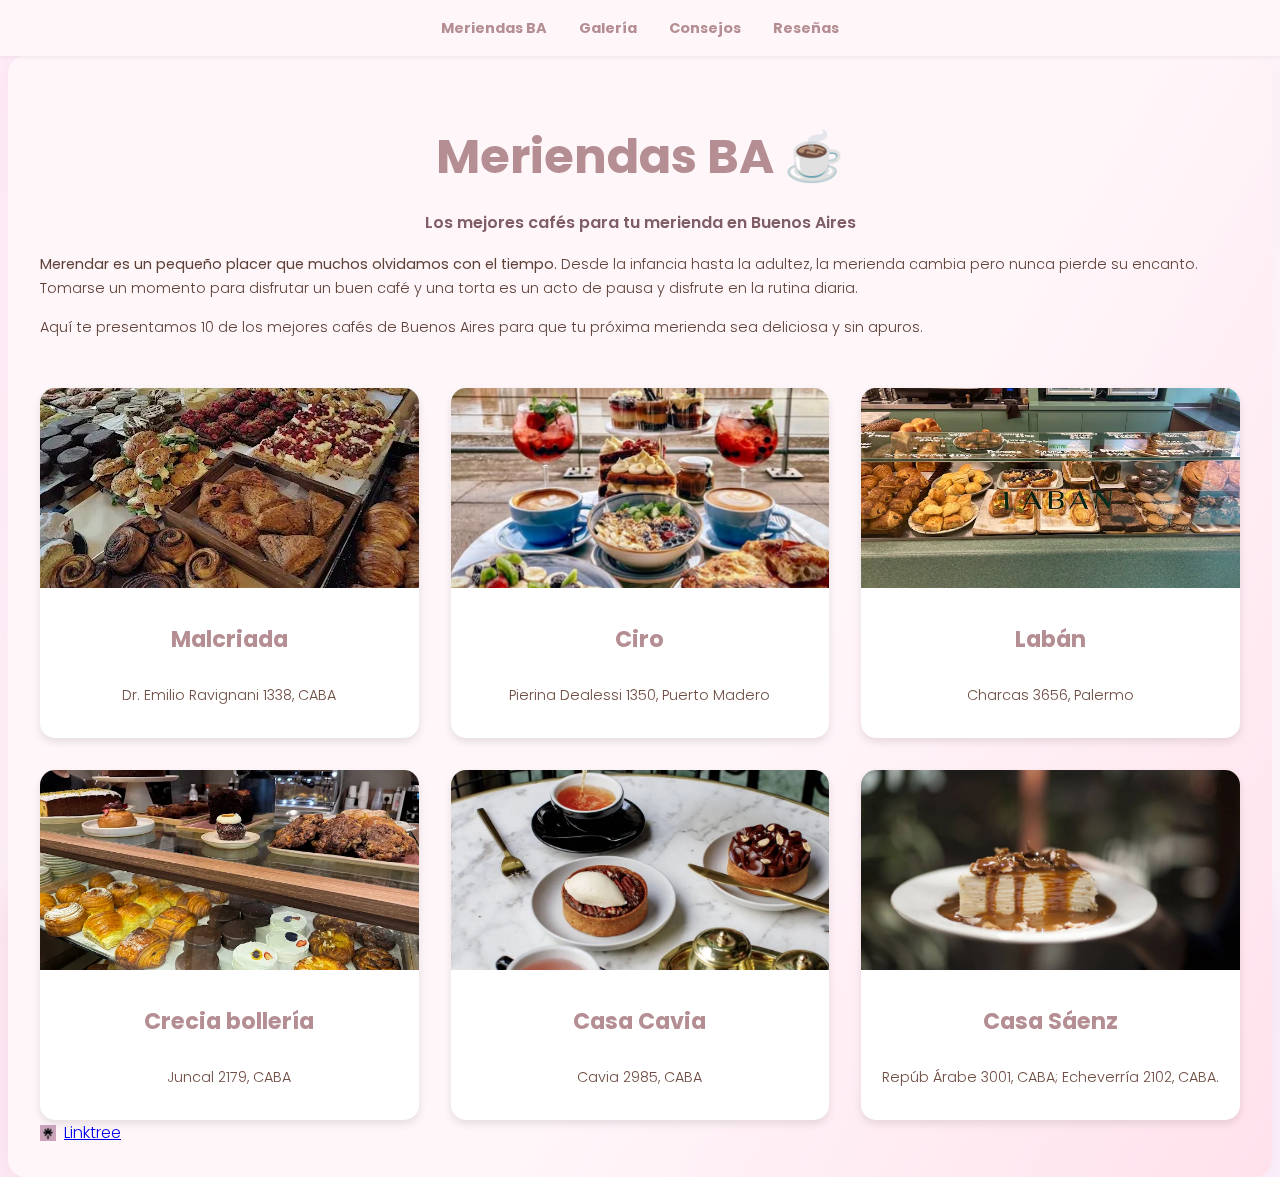
<file: index.html>
<!DOCTYPE html>
<html lang="es">
<head>
  <meta charset="UTF-8" />
  <meta name="viewport" content="width=device-width, initial-scale=1.0" />
  <title>Meriendas BA</title>
  <link rel="icon" href="IMAGENES/favicon.ico" type="image/x-icon" />
  <link rel="stylesheet" href="CSS/styles.css" />
  <link href="https://fonts.googleapis.com/css2?family=Petit+Formal+Script&display=swap" rel="stylesheet">
  <link href="https://fonts.googleapis.com/css2?family=Dancing+Script:wght@400;700&display=swap" rel="stylesheet" />
  <link href="https://fonts.googleapis.com/css2?family=Poppins:wght@300;400;600&display=swap" rel="stylesheet" />
</head>
<body>
  <header>
  <nav>
    <ul>
      <li><a href="index.html">Meriendas BA</a></li>
      <li><a href="galeria.html">Galería</a></li>
      <li><a href="consejos.html">Consejos</a></li>
      <li><a href="reseñas.html">Reseñas</a></li>
    </ul>
  </nav>
</header>

  <main>
    <h1 class="main-title">Meriendas BA ☕️</h1>
    <p class="subtitle">Los mejores cafés para tu merienda en Buenos Aires</p>

    <p>
      <strong>Merendar es un pequeño placer que muchos olvidamos con el tiempo.</strong> Desde la infancia hasta la adultez, la merienda cambia pero nunca pierde su encanto. Tomarse un momento para disfrutar un buen café y una torta es un acto de pausa y disfrute en la rutina diaria.
    </p>
    <p>
      Aquí te presentamos 10 de los mejores cafés de Buenos Aires para que tu próxima merienda sea deliciosa y sin apuros.
    </p>

    <section id="cafes" class="grid">
      <a href="malcriada.html" class="card" target="_blank" rel="noopener noreferrer">
        <img src="IMAGENES/imgmalc.jpg" alt="Malcriada - Café en Palermo" />
        <h2>Malcriada</h2>
        <p class="address">Dr. Emilio Ravignani 1338, CABA</p>
      </a>
      <a href="ciro.html" class="card" target="_blank" rel="noopener noreferrer">
        <img src="IMAGENES/ciro.png" alt="Café Ciro - Puerto Madero" />
        <h2>Ciro</h2>
        <p class="address">Pierina Dealessi 1350, Puerto Madero</p>
      </a>
      <a href="laban.html" class="card" target="_blank" rel="noopener noreferrer">
        <img src="IMAGENES/laban.jpg" alt="Labán - Café en Palermo" />
        <h2>Labán</h2>
        <p class="address">Charcas 3656, Palermo</p>
      </a>
      <a href="creciabolleria.html" class="card" target="_blank" rel="noopener noreferrer">
        <img src="IMAGENES/creciaportada.jpg" alt="Crecia" />
        <h2>Crecia bollería</h2>
        <p class="address">Juncal 2179, CABA</p>
      </a>
      <a href="casacavia.html" class="card" target="_blank" rel="noopener noreferrer">
        <img src="IMAGENES/portadacasacavia.jpg" alt="Casa Cavia" />
        <h2>Casa Cavia</h2>
        <p class="address">Cavia 2985, CABA</p>
      </a>
      <a href="casasaenz.html" class="card" target="_blank" rel="noopener noreferrer">
        <img src="IMAGENES/casasaezportada.jpg" alt="Casa Sáenz" />
        <h2>Casa Sáenz</h2>
        <p class="address">Repúb Árabe 3001, CABA; Echeverría 2102, CABA.</p>
      </a>
    </section>
  <a href="https://soficeles.github.io/LinktreeSofi/" target="_blank" class="btn-linkedin">
  <img src="IMAGENES/logol.png" alt="LinkedIn" style="height: 16px; vertical-align: middle; margin-right: 8px;" />Linktree
</a>

</body>
</html>
</file>
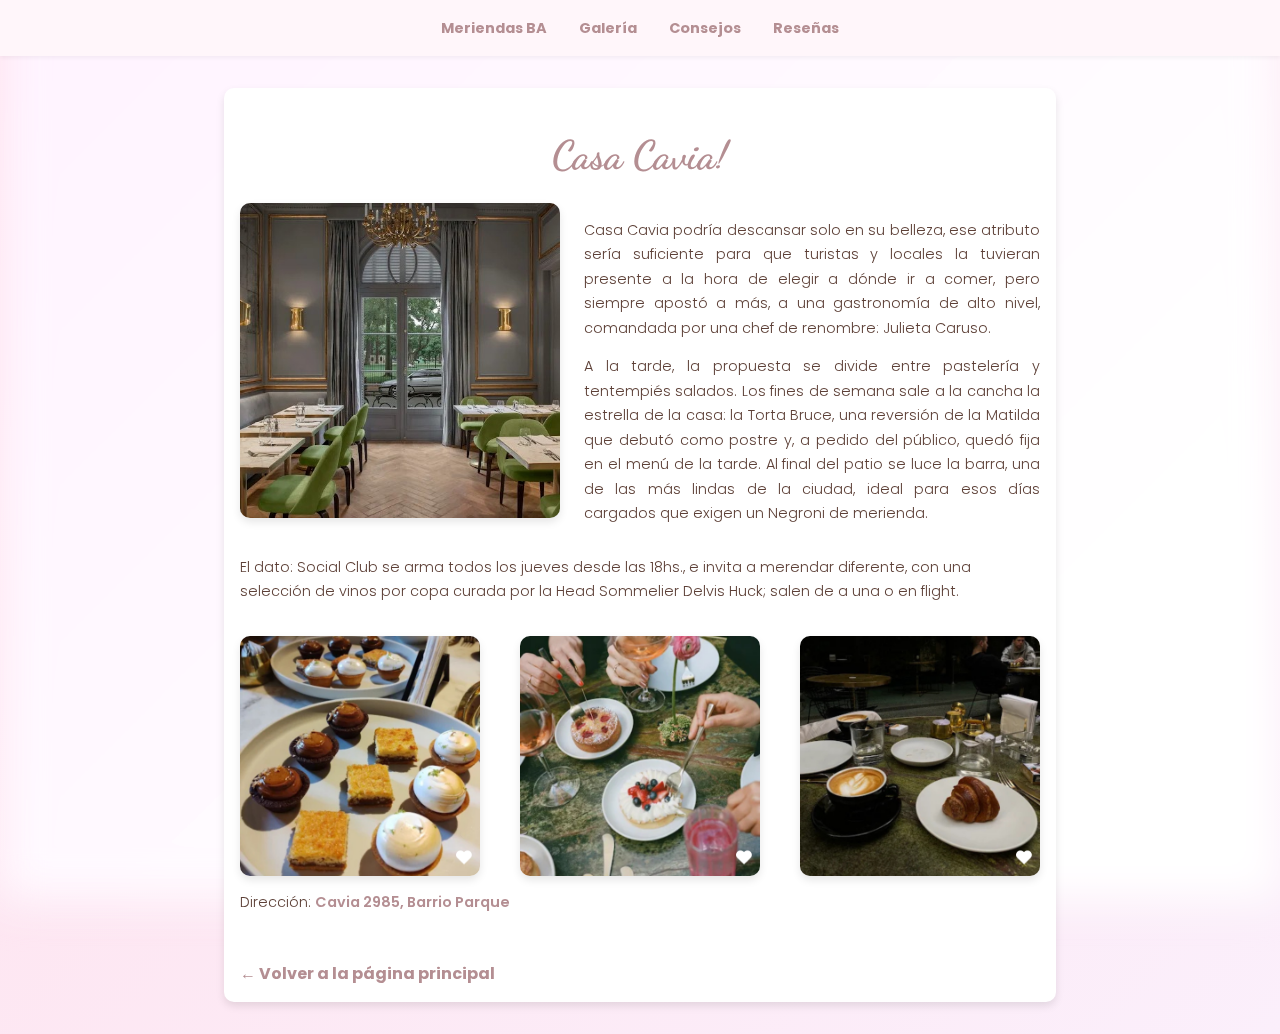
<file: casacavia.html>
<!DOCTYPE html> 
<html lang="es">
<head>
  <meta charset="UTF-8" />
  <meta name="viewport" content="width=device-width, initial-scale=1.0" />
  <title>Casa Cavia</title>
  <link rel="icon" href="IMAGENES/favicon.ico" type="image/x-icon" />
  <link rel="stylesheet" href="CSS/styles.css" />

  <link href="https://fonts.googleapis.com/css2?family=Dancing+Script:wght@400;700&display=swap" rel="stylesheet" />
  <link href="https://fonts.googleapis.com/css2?family=Poppins:wght@300;400;600&display=swap" rel="stylesheet" />
  <link href="https://fonts.googleapis.com/css2?family=Petit+Formal+Script&display=swap" rel="stylesheet">
</head>
<body>
  <header>
  <nav>
    <ul>
      <li><a href="index.html">Meriendas BA</a></li>
      <li><a href="galeria.html">Galería</a></li>
      <li><a href="consejos.html">Consejos</a></li>
      <li><a href="reseñas.html">Reseñas</a></li>
    </ul>
  </nav>
</header>
  <div class="container">
    <h1 class="titulo-cafe">Casa Cavia!</h1>

    <div class="content">
      <img src="IMAGENES/casacavialocal.jpg" alt="Casa Cavia" />
      <div class="text">
        <p>
          Casa Cavia podría descansar solo en su belleza, ese atributo sería suficiente para que turistas y locales la tuvieran presente a la hora de elegir a dónde ir a comer, pero siempre apostó a más, a una gastronomía de alto nivel, comandada por una chef de renombre: Julieta Caruso.
        </p>
        <p>
          A la tarde, la propuesta se divide entre pastelería y tentempiés salados. Los fines de semana sale a la cancha la estrella de la casa: la Torta Bruce, una reversión de la Matilda que debutó como postre y, a pedido del público, quedó fija en el menú de la tarde. Al final del patio se luce la barra, una de las más lindas de la ciudad, ideal para esos días cargados que exigen un Negroni de merienda.
        </p>
      </div>
    </div>

    <p>
      El dato: Social Club se arma todos los jueves desde las 18hs., e invita a merendar diferente, con una selección de vinos por copa curada por la Head Sommelier Delvis Huck; salen de a una o en flight.
    </p>

    <div class="image-gallery">
      <img src="IMAGENES/casacavia1.png" alt="Casa Cavia" />
      <img src="IMAGENES/casacavia2.png" alt="Casa Cavia" />
      <img src="IMAGENES/casacavia3.png" alt="Casa Cavia" />
    </div>

    <p>
      Dirección:
      <a href="https://www.google.com/maps?q=Cavia+2985,+Barrio+Parque" target="_blank" class="link-direccion">
        Cavia 2985, Barrio Parque
      </a>
    </p>

    <a href="index.html" class="back-link">← Volver a la página principal</a>
  </div>
</body>
</html>
</file>
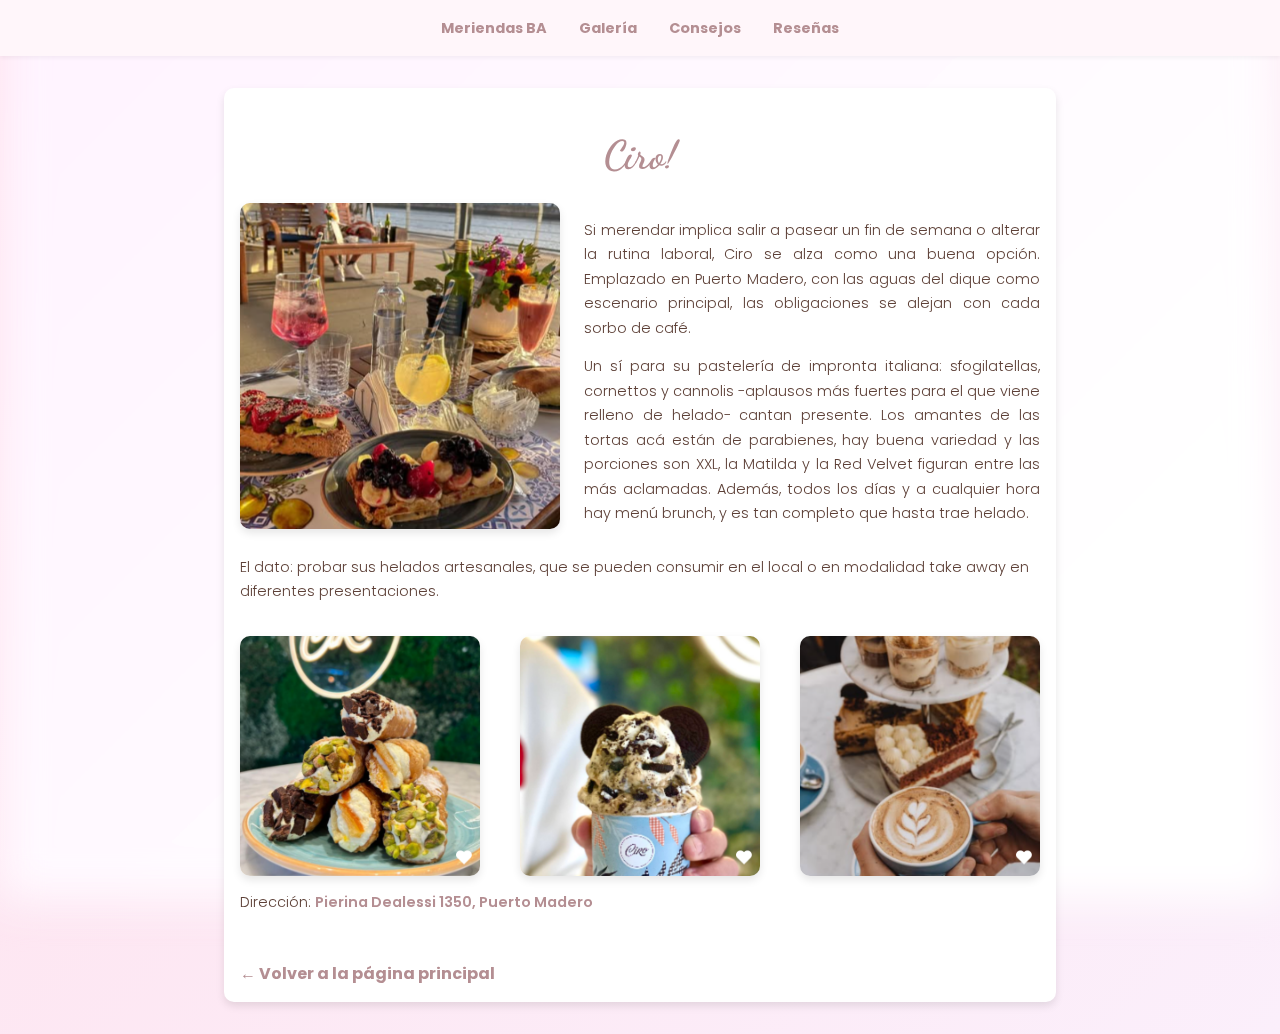
<file: ciro.html>
<!DOCTYPE html>
<html lang="es">
<head>
  <meta charset="UTF-8" />
  <meta name="viewport" content="width=device-width, initial-scale=1.0" />
  <title>Ciro</title>
  <link rel="icon" href="IMAGENES/favicon.ico" type="image/x-icon" />
  <link rel="stylesheet" href="CSS/styles.css" />

  <link href="https://fonts.googleapis.com/css2?family=Dancing+Script:wght@400;700&display=swap" rel="stylesheet" />
  <link href="https://fonts.googleapis.com/css2?family=Poppins:wght@300;400;600&display=swap" rel="stylesheet" />
  <link href="https://fonts.googleapis.com/css2?family=Petit+Formal+Script&display=swap" rel="stylesheet">

</head>
<body>
  <header>
  <nav>
    <ul>
      <li><a href="index.html">Meriendas BA</a></li>
      <li><a href="galeria.html">Galería</a></li>
      <li><a href="consejos.html">Consejos</a></li>
      <li><a href="reseñas.html">Reseñas</a></li>
    </ul>
  </nav>
</header>
  <div class="container">
    <h1 class="titulo-cafe">Ciro!</h1>

    <div class="content">
      <img src="IMAGENES/ciropuertomadero.png" alt="Café Ciro en Puerto Madero" />
      <div class="text">
        <p>
          Si merendar implica salir a pasear un fin de semana o alterar la rutina laboral, Ciro se alza como una buena opción. Emplazado en Puerto Madero, con las aguas del dique como escenario principal, las obligaciones se alejan con cada sorbo de café.
        </p>
        <p>
          Un sí para su pastelería de impronta italiana: sfogilatellas, cornettos y cannolis -aplausos más fuertes para el que viene relleno de helado- cantan presente. Los amantes de las tortas acá están de parabienes, hay buena variedad y las porciones son XXL, la Matilda y la Red Velvet figuran entre las más aclamadas. Además, todos los días y a cualquier hora hay menú brunch, y es tan completo que hasta trae helado.
        </p>
      </div>
    </div>

    <p>
      El dato: probar sus helados artesanales, que se pueden consumir en el local o en modalidad take away en diferentes presentaciones.
    </p>

    <div class="image-gallery">
      <img src="IMAGENES/ciro1.png" alt="Detalle del brunch en Ciro" />
      <img src="IMAGENES/ciro2.png" alt="Interior de Ciro" />
      <img src="IMAGENES/ciro3.png" alt="Postres italianos" />
    </div>

    <p>
      Dirección:
      <a href="https://www.google.com/maps?q=Pierina+Dealessi+1350,+Puerto+Madero" target="_blank" class="link-direccion">
        Pierina Dealessi 1350, Puerto Madero
      </a>
    </p>

    <a href="index.html" class="back-link">← Volver a la página principal</a>
  </div>
</body>
</html>
</file>
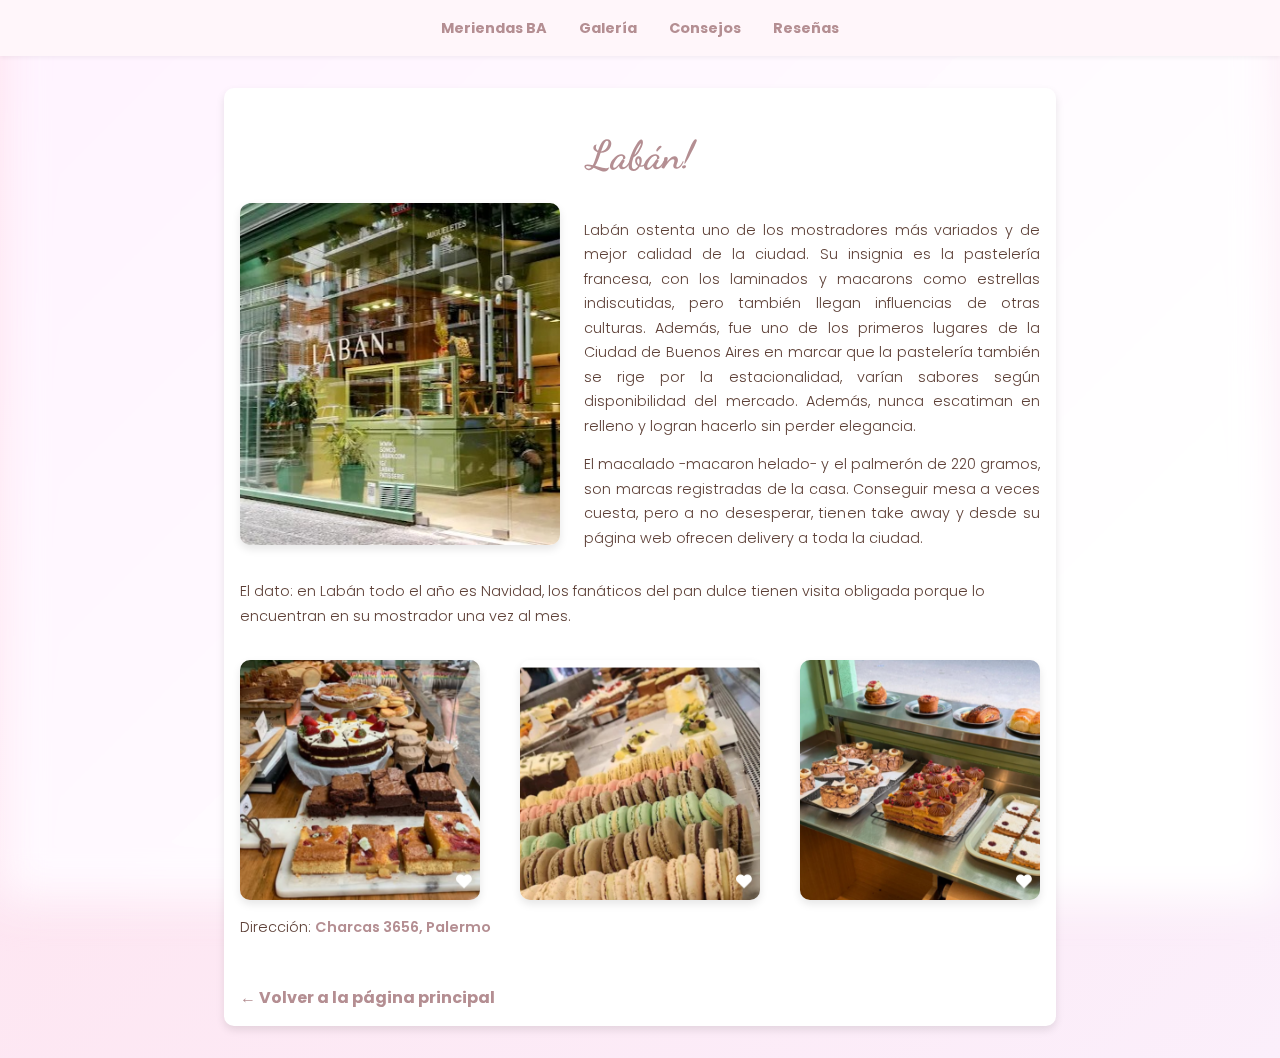
<file: laban.html>
<!DOCTYPE html>
<html lang="es">
<head>
  <meta charset="UTF-8" />
  <meta name="viewport" content="width=device-width, initial-scale=1.0" />
  <title>Labán</title>
  <link rel="icon" href="IMAGENES/favicon.ico" type="image/x-icon" />
  
  
  <link rel="stylesheet" href="CSS/styles.css" />


  <link href="https://fonts.googleapis.com/css2?family=Dancing+Script:wght@400;700&display=swap" rel="stylesheet" />
  <link href="https://fonts.googleapis.com/css2?family=Petit+Formal+Script&display=swap" rel="stylesheet">
  <link href="https://fonts.googleapis.com/css2?family=Poppins:wght@300;400;600&display=swap" rel="stylesheet" />
</head>
<body>
  <header>
  <nav>
    <ul>
      <li><a href="index.html">Meriendas BA</a></li>
      <li><a href="galeria.html">Galería</a></li>
      <li><a href="consejos.html">Consejos</a></li>
      <li><a href="reseñas.html">Reseñas</a></li>
    </ul>
  </nav>
</header>
  <div class="container">
    <h1 style="text-align: center; color: #b48e92; font-size: 2.5rem; margin-bottom: 1.5rem; font-family: 'Dancing Script', cursive;">Labán!</h1>
    <div class="content">
      <img src="IMAGENES/locallaban.jpg" alt="Malcriada" />
      <div class="text">
        <p>Labán ostenta uno de los mostradores más variados y de mejor calidad de la ciudad. Su insignia es la pastelería francesa, con los laminados y macarons como estrellas indiscutidas, pero también llegan influencias de otras culturas. Además, fue uno de los primeros lugares de la Ciudad de Buenos Aires en marcar que la pastelería también se rige por la estacionalidad, varían sabores según disponibilidad del mercado. Además, nunca escatiman en relleno y logran hacerlo sin perder elegancia.</p>
        <p>El macalado -macaron helado- y el palmerón de 220 gramos, son marcas registradas de la casa. Conseguir mesa a veces cuesta, pero a no desesperar, tienen take away y desde su página web ofrecen delivery a toda la ciudad.</p>
      </div>
    </div>
    <p>El dato: en Labán todo el año es Navidad, los fanáticos del pan dulce tienen visita obligada porque lo encuentran en su mostrador una vez al mes.</p>
    <div class="image-gallery">
      <img src="IMAGENES/laban1.png" alt="Imagen 1" />
      <img src="IMAGENES/laban2.png" alt="Imagen 2" />
      <img src="IMAGENES/laban3.png" alt="Imagen 3" />
    </div>
    <p>
      Dirección: 
      <a href="https://www.google.com/maps?q=Charcas+3656,+Palermo" target="_blank" class="link-direccion">
        Charcas 3656, Palermo
      </a>
    </p>
    <a href="index.html" class="back-link">← Volver a la página principal</a>
  </div>
</body>
</html>
</file>
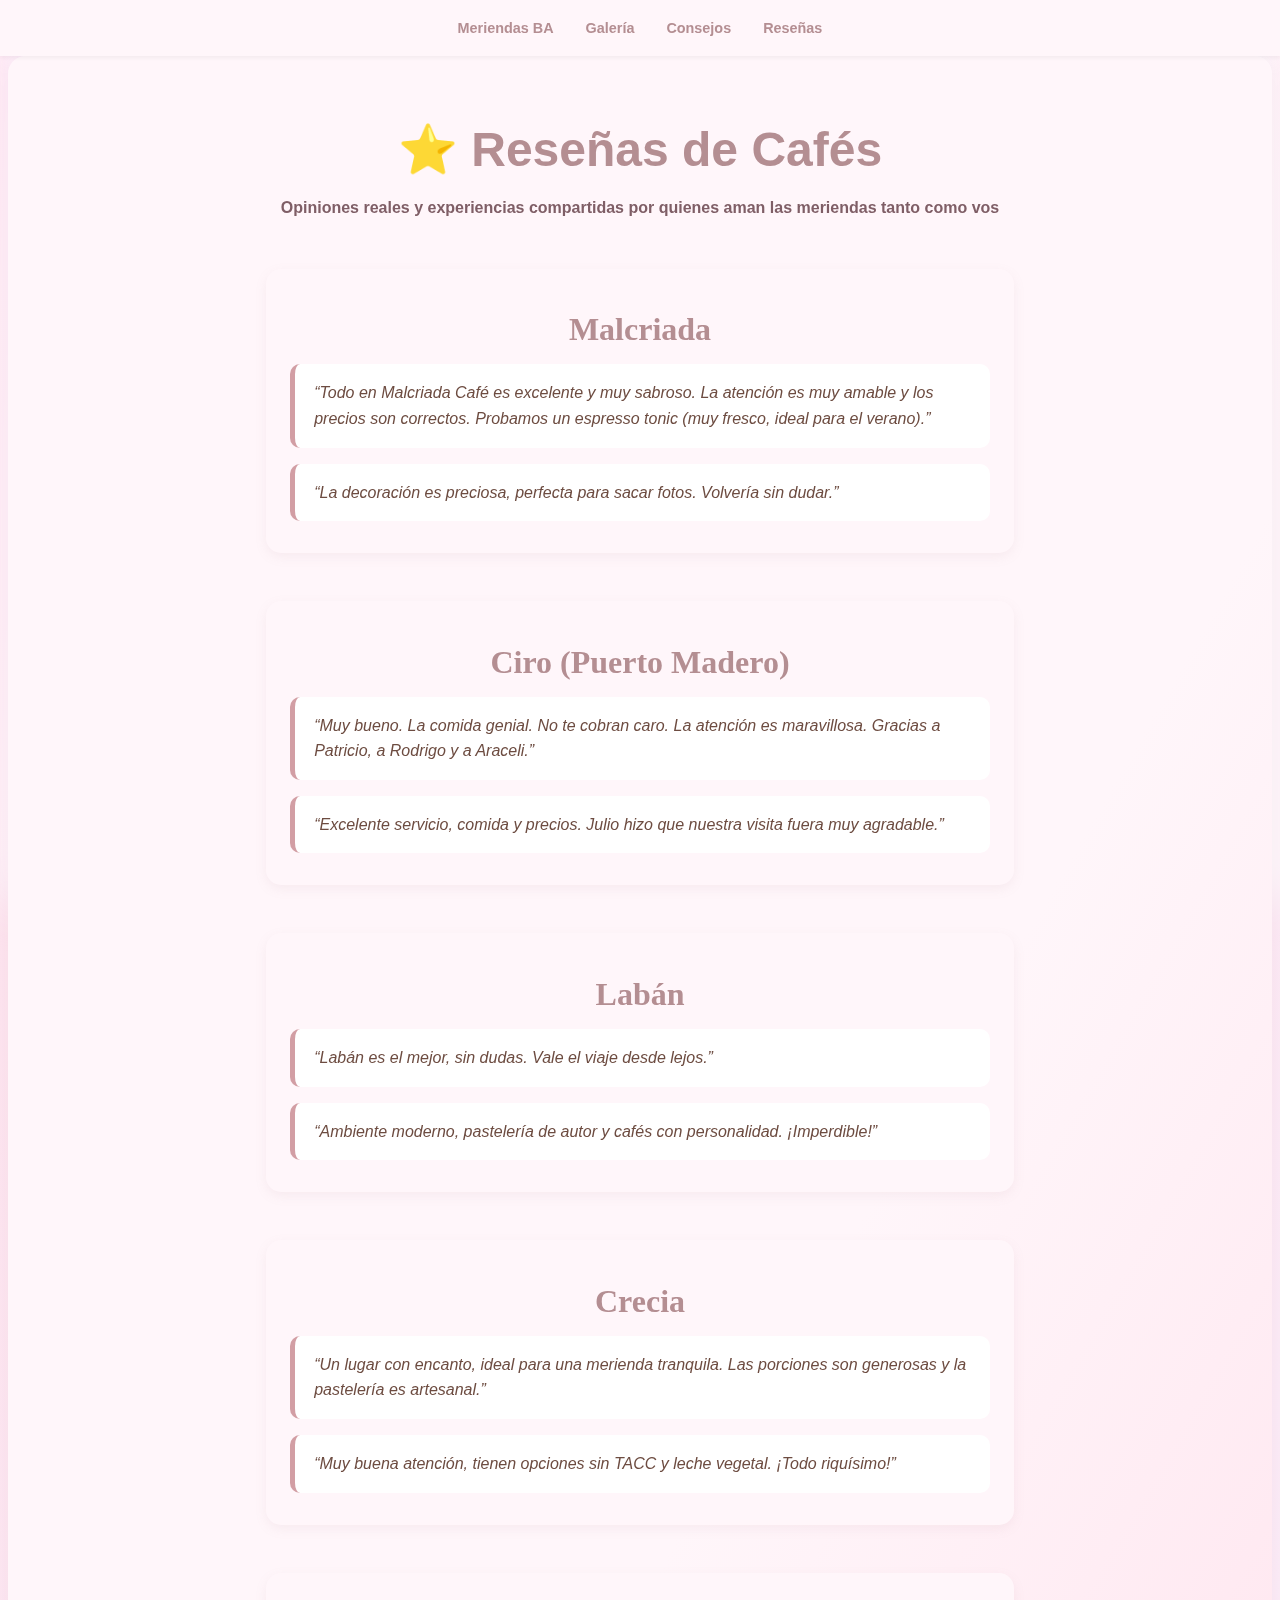
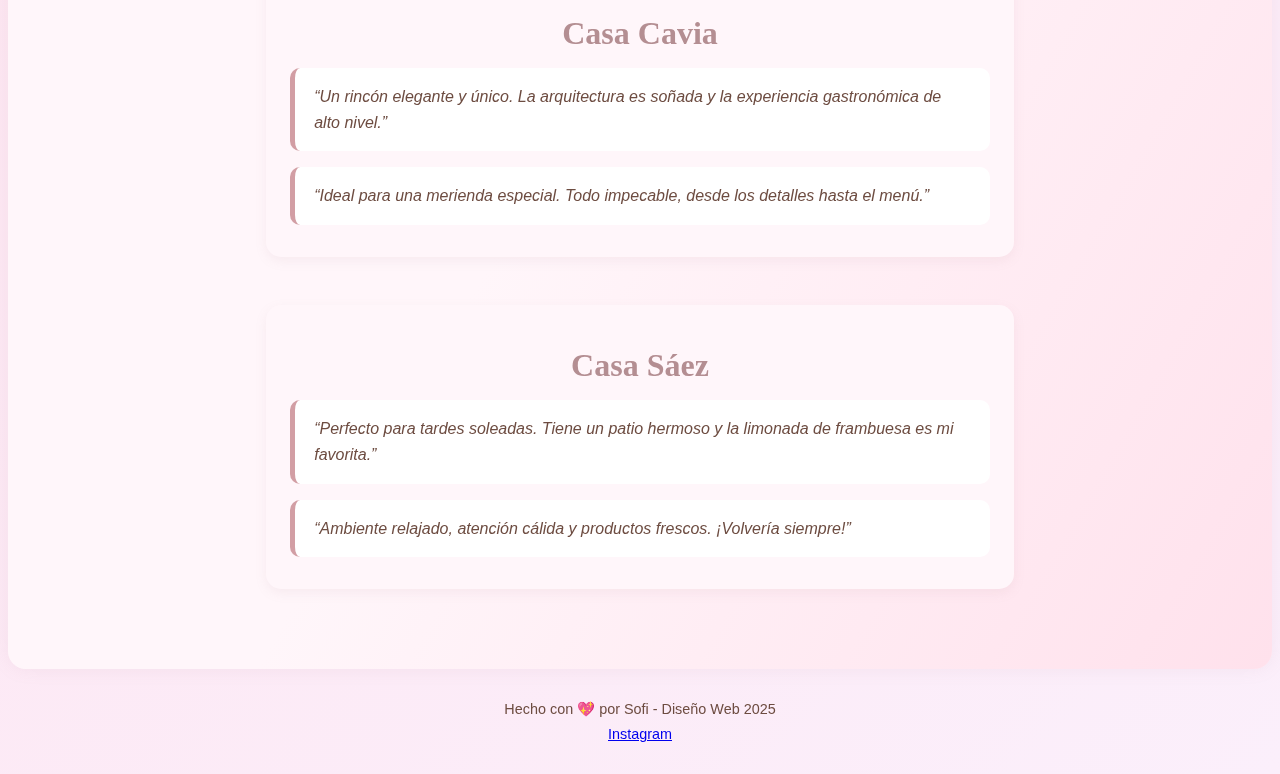
<file: reseñas.html>
<!DOCTYPE html>
<html lang="es">
<head>
  <meta charset="UTF-8" />
  <meta name="viewport" content="width=device-width, initial-scale=1.0" />
  <title>Reseñas de Meriendas</title>
  <link rel="stylesheet" href="CSS/styles.css" />
  <link rel="icon" href="IMAGENES/favicon.ico" type="image/x-icon" />
  <link href="https://fonts.googleapis.com/css2?family=Petit+Formal+Script&display=swap" rel="stylesheet">
</head>
<body>
  <header>
    <nav>
      <ul>
        <li><a href="index.html">Meriendas BA</a></li>
        <li><a href="galeria.html">Galería</a></li>
        <li><a href="consejos.html">Consejos</a></li>
        <li><a href="reseñas.html">Reseñas</a></li>
      </ul>
    </nav>
  </header>

  <main>
    <h1 class="main-title">⭐ Reseñas de Cafés</h1>
    <p class="subtitle">Opiniones reales y experiencias compartidas por quienes aman las meriendas tanto como vos</p>

    <section class="review-section">
      <h2>Malcriada</h2>
      <blockquote>
        “Todo en Malcriada Café es excelente y muy sabroso. La atención es muy amable y los precios son correctos. Probamos un espresso tonic (muy fresco, ideal para el verano).”
      </blockquote>
      <blockquote>
        “La decoración es preciosa, perfecta para sacar fotos. Volvería sin dudar.”
      </blockquote>
    </section>

    <section class="review-section">
      <h2>Ciro (Puerto Madero)</h2>
      <blockquote>
        “Muy bueno. La comida genial. No te cobran caro. La atención es maravillosa. Gracias a Patricio, a Rodrigo y a Araceli.”
      </blockquote>
      <blockquote>
        “Excelente servicio, comida y precios. Julio hizo que nuestra visita fuera muy agradable.”
      </blockquote>
    </section>

    <section class="review-section">
      <h2>Labán</h2>
      <blockquote>
        “Labán es el mejor, sin dudas. Vale el viaje desde lejos.”
      </blockquote>
      <blockquote>
        “Ambiente moderno, pastelería de autor y cafés con personalidad. ¡Imperdible!”
      </blockquote>
    </section>

    <section class="review-section">
      <h2>Crecia</h2>
      <blockquote>
        “Un lugar con encanto, ideal para una merienda tranquila. Las porciones son generosas y la pastelería es artesanal.”
      </blockquote>
      <blockquote>
        “Muy buena atención, tienen opciones sin TACC y leche vegetal. ¡Todo riquísimo!”
      </blockquote>
    </section>

    <section class="review-section">
      <h2>Casa Cavia</h2>
      <blockquote>
        “Un rincón elegante y único. La arquitectura es soñada y la experiencia gastronómica de alto nivel.”
      </blockquote>
      <blockquote>
        “Ideal para una merienda especial. Todo impecable, desde los detalles hasta el menú.”
      </blockquote>
    </section>

    <section class="review-section">
      <h2>Casa Sáez</h2>
      <blockquote>
        “Perfecto para tardes soleadas. Tiene un patio hermoso y la limonada de frambuesa es mi favorita.”
      </blockquote>
      <blockquote>
        “Ambiente relajado, atención cálida y productos frescos. ¡Volvería siempre!”
      </blockquote>
    </section>
  </main>

  <footer>
    Hecho con 💖 por Sofi - Diseño Web 2025<br />
    <a href="https://www.instagram.com/tuusuario" target="_blank">Instagram</a>
  </footer>
</body>
</html>
</file>
<file: CSS/styles.css>
/* GENERAL - MOBILE FIRST */

body {
  margin: 0;
  font-family: 'Poppins', sans-serif;
  background: linear-gradient(135deg, #ffe1ec 0%, #fbeffb 100%);
  font-size: 16px;
  color: #4b3b2a;
  font-weight: 300; /* texto más liviano */
}


body::before {
  content: "";
  position: fixed;
  inset: 0;
  z-index: -1;
  background: inherit;
  filter: blur(22px) brightness(1.08);
}

/* HEADER + NAV */

header {
  position: sticky;
  top: 0;
  background: #fff6fa;
  padding: 1rem;
  z-index: 10;
  box-shadow: 0 2px 4px rgba(0,0,0,0.05);
}

nav ul {
  display: flex;
  justify-content: center;
  gap: 2rem;
  list-style: none;
  margin: 0;
  padding: 0;
}

nav a {
  color: #b48e92;
  text-decoration: none;
  font-weight: bold;
}

/* CONTENEDOR PRINCIPAL */

main {
  max-width: 1200px;
  margin: 0 auto;
  padding: 2rem;
  background: linear-gradient(120deg, #fff6fa 60%, #ffe1ec 100%);
  border-radius: 18px;
  box-shadow: 0 0 18px rgba(180, 142, 146, 0.10);
}

/* TÍTULOS Y TEXTOS */

h1 {
  text-align: center;
  font-size: 2rem;
  margin-bottom: 1rem;
  color: #b48e92;
}

.intro {
  text-align: center;
  color: #8d6e63;
  font-style: italic;
  font-size: 1rem;
  margin: 0 1rem 2rem;
}

ul, ol {
  color: #6d4c41;
  font-size: 1rem;
  line-height: 1.8;
  padding-left: 1.5rem;
}

section {
  margin-top: 3rem;
}

/* CARDS DE CAFÉS */

.grid {
  display: grid;
  grid-template-columns: repeat(auto-fit, minmax(250px, 1fr));
  gap: 2rem;
  align-items: start; /* <- Importante para alinear bien las tarjetas */
}

.card {
  background-color: #fff;
  border-radius: 15px;
  overflow: hidden;
  box-shadow: 0 4px 8px rgba(0, 0, 0, 0.1);
  transition: transform 0.3s ease, box-shadow 0.3s ease;
  text-decoration: none;
  color: inherit;
  text-align: center;
  padding-bottom: 1rem;
}

.card:hover {
  transform: scale(1.03);
  box-shadow: 0 8px 16px rgba(0,0,0,0.15);
}

.card img {
  width: 100%;
  height: 200px;
  object-fit: cover;
  display: block;
}

.card h2 {
  font-size: 1.4rem;
  padding: 1rem 0 0.5rem;
  color: #b48e92;
}

.address {
  color: #6d4c41;
  font-size: 0.9rem;
}

/* TABLAS */

table {
  width: 100%;
  border-collapse: collapse;
  margin-top: 1rem;
  font-size: 1rem;
  color: #5d4037;
}

th, td {
  padding: 10px;
  border: 1px solid #ccc;
}

thead {
  background-color: #ffe1ec;
}

/* BOTÓN */

button {
  padding: 0.7rem 1.2rem;
  background-color: #d29ea4;
  border: none;
  border-radius: 10px;
  color: white;
  font-size: 1rem;
  cursor: pointer;
  margin-top: 1rem;
}

button:hover {
  background-color: #c28791;
}

/* GALERÍA PRINCIPAL */

.galeria h2 {
  text-align: center;
  font-size: 1.6rem;
  color: #b48e92;
  margin-bottom: 1rem;
}

.galeria-grid {
  display: grid;
  grid-template-columns: 1fr;
  gap: 1rem;
}

.galeria-grid img {
  width: 100%;
  height: 160px;
  object-fit: cover;
  border-radius: 12px;
  box-shadow: 0 2px 6px rgba(0, 0, 0, 0.1);
  transition: transform 0.3s ease;
}

.galeria-grid img:hover {
  transform: scale(1.05);
}

/* FOOTER */

footer {
  display: flex;
  flex-direction: column;
  align-items: center;
  gap: 0.5rem;
  text-align: center;
  padding: 2rem;
  font-size: 0.9rem;
  color: #6d4c41;
}

/* ------------------------ */
/* PÁGINAS INDIVIDUALES DE CAFÉS */
/* ------------------------ */

.container {
  max-width: 800px;
  margin: 2rem auto;
  padding: 1rem;
  background-color: #fff;
  border-radius: 10px;
  box-shadow: 0 4px 8px rgba(0, 0, 0, 0.1);
}

.titulo-cafe {
  text-align: center;
  color: #b48e92;
  font-size: 2.5rem;
  margin-bottom: 1.5rem;
  font-family: 'Dancing Script', cursive;
}

.content {
  display: flex;
  flex-direction: column;
  align-items: flex-start;
  gap: 1.5rem;
  margin-top: 1.5rem;
}

.content img {
  width: 100%;
  max-width: 400px;
  border-radius: 10px;
  box-shadow: 0 4px 8px rgba(0, 0, 0, 0.1);
}

.text {
  font-size: 0.9rem; /* ↓ Tamaño más chico */
  color: #6d4c41;
  text-align: justify;
  max-width: 600px;
  line-height: 1.6; /* Opcional: le da más aire */
}

.image-gallery {
  display: flex;
  flex-direction: column;
  gap: 1rem;
  margin-top: 2rem;
}

.image-gallery img {
  width: 100%;
  border-radius: 10px;
  box-shadow: 0 4px 8px rgba(0, 0, 0, 0.1);
  transition: transform 0.3s ease, box-shadow 0.3s ease;
}

.image-gallery img:hover {
  transform: scale(1.05);
  box-shadow: 0 8px 16px rgba(0, 0, 0, 0.2);
}

.back-link {
  display: inline-block;
  margin-top: 2rem;
  text-decoration: none;
  color: #b48e92;
  font-weight: bold;
}

.back-link:hover {
  text-decoration: underline;
}

/* ------------------------ */
/* RESPONSIVE MEDIA QUERIES */
/* ------------------------ */

@media screen and (min-width: 600px) {
  h1 {
    font-size: 2.4rem;
  }

  .intro {
    font-size: 1.1rem;
  }

  .grid {
    grid-template-columns: repeat(2, 1fr);
  }

  .galeria-grid {
    grid-template-columns: repeat(2, 1fr);
  }

  .card img {
    height: 200px;
  }
}

@media screen and (min-width: 768px) {
  .content {
    flex-direction: row;
    align-items: flex-start;
  }

  .content img {
    width: 40%;
  }

  .text {
    width: 60%;
  }

  .image-gallery {
    flex-direction: row;
    justify-content: space-between;
  }

  .image-gallery img {
    width: 30%;
  }
}

@media screen and (min-width: 900px) {
  h1 {
    font-size: 3rem;
  }

  .intro {
    font-size: 1.2rem;
  }

  .grid {
    grid-template-columns: repeat(3, 1fr);
  }

  .galeria-grid {
    grid-template-columns: repeat(3, 1fr);
  }
}
.text, p, li {
  font-size: 0.9rem; /* Tamaño más chico en general */
  font-weight: 300;
  color: #5d4037;
  line-height: 1.7;
}
.link-direccion {
  color: #b48e92;
  text-decoration: none;
  font-family: 'Poppins', sans-serif; /* o la fuente que quieras */
  font-weight: 600; /* o lo que prefieras */
}
.intro-blog {
  background-color: #fff0f5; /* suave y claro, armonioso con el fondo */
  border-left: 5px solid #b48e92; /* acento elegante a la izquierda */
  padding: 1.2rem 1.5rem;
  margin: 1.5rem 0 3rem 0;
  font-size: 1.1rem;
  color: #6d4c41;
  font-style: italic;
  line-height: 1.6;
  border-radius: 8px;
  box-shadow: 0 2px 6px rgba(180, 142, 146, 0.15);
  max-width: 720px;
  margin-left: auto;
  margin-right: auto;
}
.intro-blog strong {
  color: #b48e92;
  font-style: normal;
  font-weight: 600;
}
.subtitle {
  font-family: 'Poppins', sans-serif;
  font-weight: 600;
  font-size: 1rem;
  color: #7f5e66;
  text-align: center;
  margin-bottom: 1rem;
}
.gallery-table {
  display: grid;
  grid-template-columns: 200px 1fr;
  gap: 40px 30px;
  max-width: 950px;
  width: 100%;
  margin: 0 auto 4rem;
  background: white;
  border-radius: 16px;
  padding: 30px;
  box-shadow: 0 8px 20px rgba(180, 142, 146, 0.15);
}

.name-cell {
  font-weight: 600;
  font-size: 1.6rem;
  color: #b48e92;
  display: flex;
  flex-direction: column;
  justify-content: center;
  font-family: 'Dancing Script', cursive;
  text-align: center;
}

.ig-link {
  margin-top: 10px;
  font-size: 0.9rem;
  text-decoration: none;
  color: #b48e92;
  border: 1.5px solid #b48e92;
  padding: 6px 14px;
  border-radius: 20px;
  font-weight: 600;
  width: fit-content;
  margin-inline: auto;
  transition: all 0.3s ease;
  font-family: 'Poppins', sans-serif;
}

.ig-link:hover {
  background: #b48e92;
  color: white;
}

.videos-cell {
  display: flex;
  gap: 20px;
  align-items: flex-start;
  flex-wrap: wrap;
  justify-content: center;
}

.video-container {
  width: 250px;
  height: 444px; /* Aspect ratio 9:16 típico reels */
  overflow: hidden;
  border-radius: 12px;
  box-shadow: 0 5px 15px rgba(180, 142, 146, 0.3);
  background: transparent;
  flex-shrink: 0;
}

.video-container video {
  width: 100%;
  height: 100%;
  object-fit: contain;
  background: transparent;
  border-radius: 12px;
  cursor: pointer;
  user-select: none;
  transition: transform 0.3s ease;
  display: block;
}

.video-container video:hover {
  transform: scale(1.05);
}

@media (max-width: 720px) {
  .gallery-table {
    grid-template-columns: 1fr;
    padding: 20px;
  }

  .name-cell {
    font-size: 1.4rem;
    margin-bottom: 12px;
  }

  .video-container {
    width: 150px;
    height: 266px;
  }
}
.review-section {
  max-width: 700px;
  margin: 3rem auto;
  padding: 1rem 1.5rem;
  background-color: #fff6fa;
  border-radius: 15px;
  box-shadow: 0 4px 12px rgba(180, 142, 146, 0.1);
}

.review-section h2 {
  color: #b48e92;
  font-family: 'Dancing Script', cursive;
  font-size: 2rem;
  margin-bottom: 1rem;
  text-align: center;
}

.review-section blockquote {
  font-style: italic;
  color: #6d4c41;
  background: #ffffff;
  border-left: 5px solid #d29ea4;
  margin: 1rem 0;
  padding: 1rem 1.2rem;
  border-radius: 10px;
  line-height: 1.6;
}
</file>
